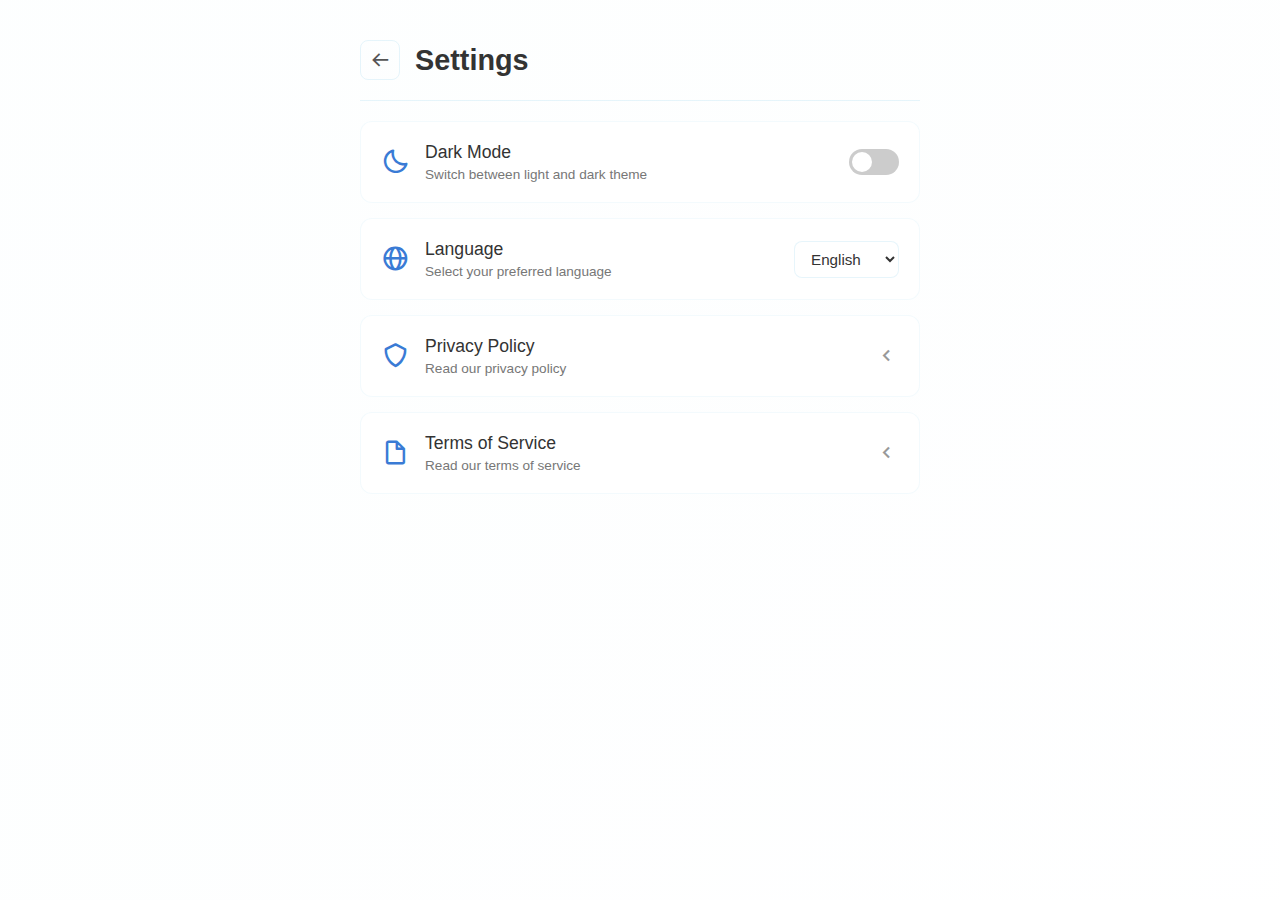
<file: afnan.html>
<!DOCTYPE html>
<html lang="en" dir="ltr">
<head>
    <meta charset="UTF-8">
    <meta name="viewport" content="width=device-width, initial-scale=1.0">
    <title>Settings - Afnan AI</title>
    <link rel="stylesheet" href="afnan.css">
    <link href='https://unpkg.com/boxicons@2.1.4/css/boxicons.min.css' rel='stylesheet'>
</head>
<body>
    <div class="settings-container">
        <div class="settings-header">
            <button class="back-button" onclick="window.location.href='index.html'">
                <i class='bx bx-arrow-back'></i>
            </button>
            <h1 data-i18n="settings">Settings</h1>
        </div>

        <div class="settings-content">
            <!-- Dark Mode Toggle -->
            <div class="setting-item">
                <div class="setting-info">
                    <i class='bx bx-moon setting-icon'></i>
                    <div class="setting-text">
                        <h3 data-i18n="darkMode">Dark Mode</h3>
                        <p data-i18n="darkModeDesc">Switch between light and dark theme</p>
                    </div>
                </div>
                <label class="toggle-switch">
                    <input type="checkbox" id="darkModeToggle">
                    <span class="toggle-slider"></span>
                </label>
            </div>

            <!-- Language Selection -->
            <div class="setting-item">
                <div class="setting-info">
                    <i class='bx bx-globe setting-icon'></i>
                    <div class="setting-text">
                        <h3 data-i18n="language">Language</h3>
                        <p data-i18n="languageDesc">Select your preferred language</p>
                    </div>
                </div>
                <select id="languageSelect" class="language-select">
                    <option value="en">English</option>
                    <option value="ar">العربية</option>
                    <option value="zh">中文</option>
                    <option value="fr">Français</option>
                </select>
            </div>

            <!-- Privacy Policy -->
            <div class="setting-item clickable" onclick="window.location.href='privacy_policy.html'">
                <div class="setting-info">
                    <i class='bx bx-shield setting-icon'></i>
                    <div class="setting-text">
                        <h3 data-i18n="privacyPolicy">Privacy Policy</h3>
                        <p data-i18n="privacyPolicyDesc">Read our privacy policy</p>
                    </div>
                </div>
                <i class='bx bx-chevron-left'></i>
            </div>

            <!-- Terms of Service -->
            <div class="setting-item clickable" onclick="window.location.href='terms_of_service.html'">
                <div class="setting-info">
                    <i class='bx bx-file-blank setting-icon'></i>
                    <div class="setting-text">
                        <h3 data-i18n="termsOfService">Terms of Service</h3>
                        <p data-i18n="termsOfServiceDesc">Read our terms of service</p>
                    </div>
                </div>
                <i class='bx bx-chevron-left'></i>
            </div>
        </div>
    </div>

    <script type="module" src="afnan.js"></script>
</body>
</html>
</file>
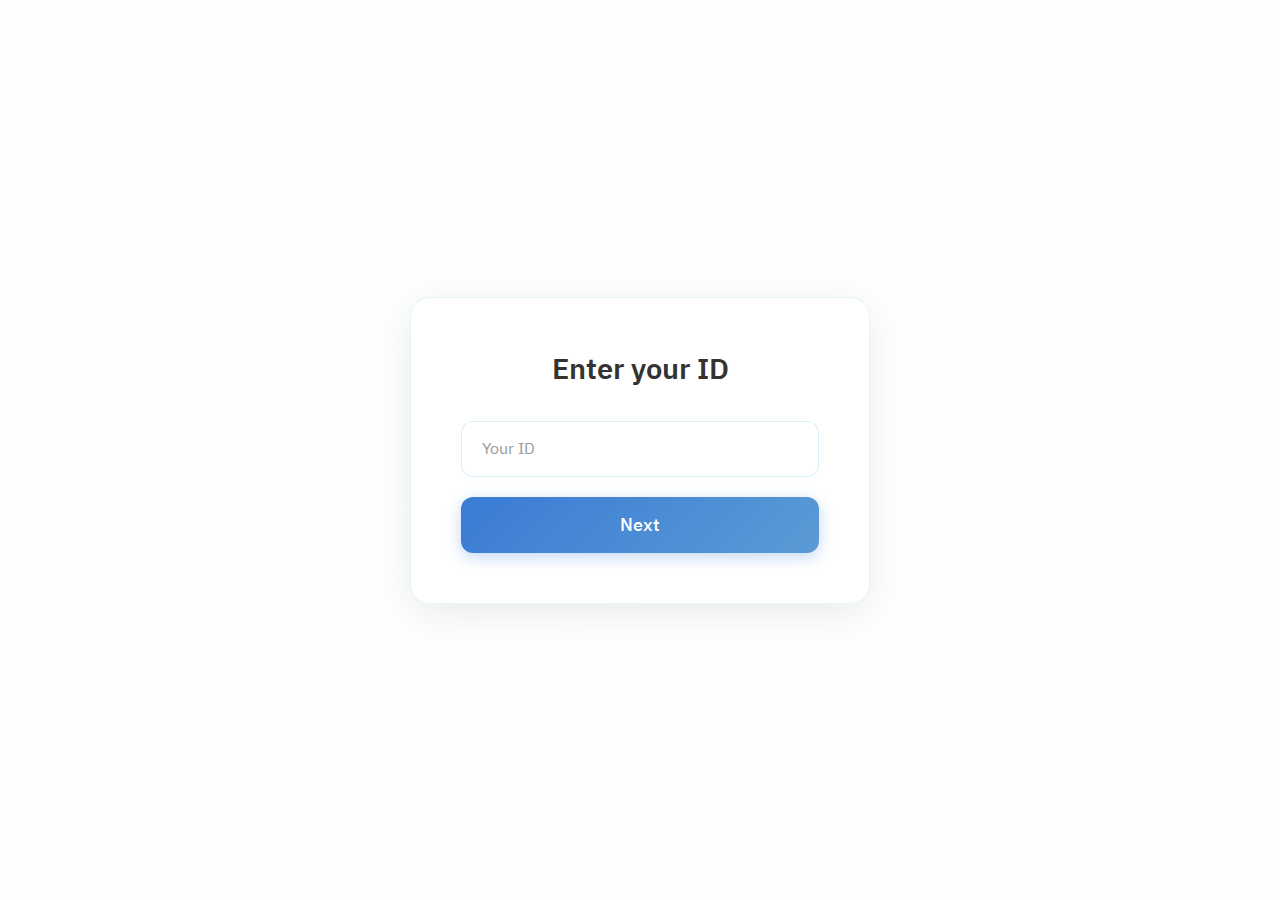
<file: id.html>
<!DOCTYPE html>
<html lang="en" dir="ltr">
<head>
    <meta charset="UTF-8">
    <meta name="viewport" content="width=device-width, initial-scale=1.0">
    <title>ID - Afnan AI</title>
    <link rel="stylesheet" href="onboarding.css">
</head>
<body>
    <script src="translations.js"></script>
    <script src="i18n.js"></script>
    
    <div class="onboarding-container">
        <div class="onboarding-card">
            <h2>Enter your ID</h2>
            <input type="text" id="idInput" class="onboarding-input" placeholder="Your ID" required>
            <button class="onboarding-button" onclick="goToName()">Next</button>
        </div>
    </div>

    <script>
        function goToName() {
            const idValue = document.getElementById('idInput').value.trim();
            if (!idValue) {
                alert('Please enter your ID');
                return;
            }
            // Save ID to localStorage
            localStorage.setItem('userId', idValue);
            // Go to name page
            window.location.href = 'name.html';
        }
    </script>
</body>
</html>
</file>
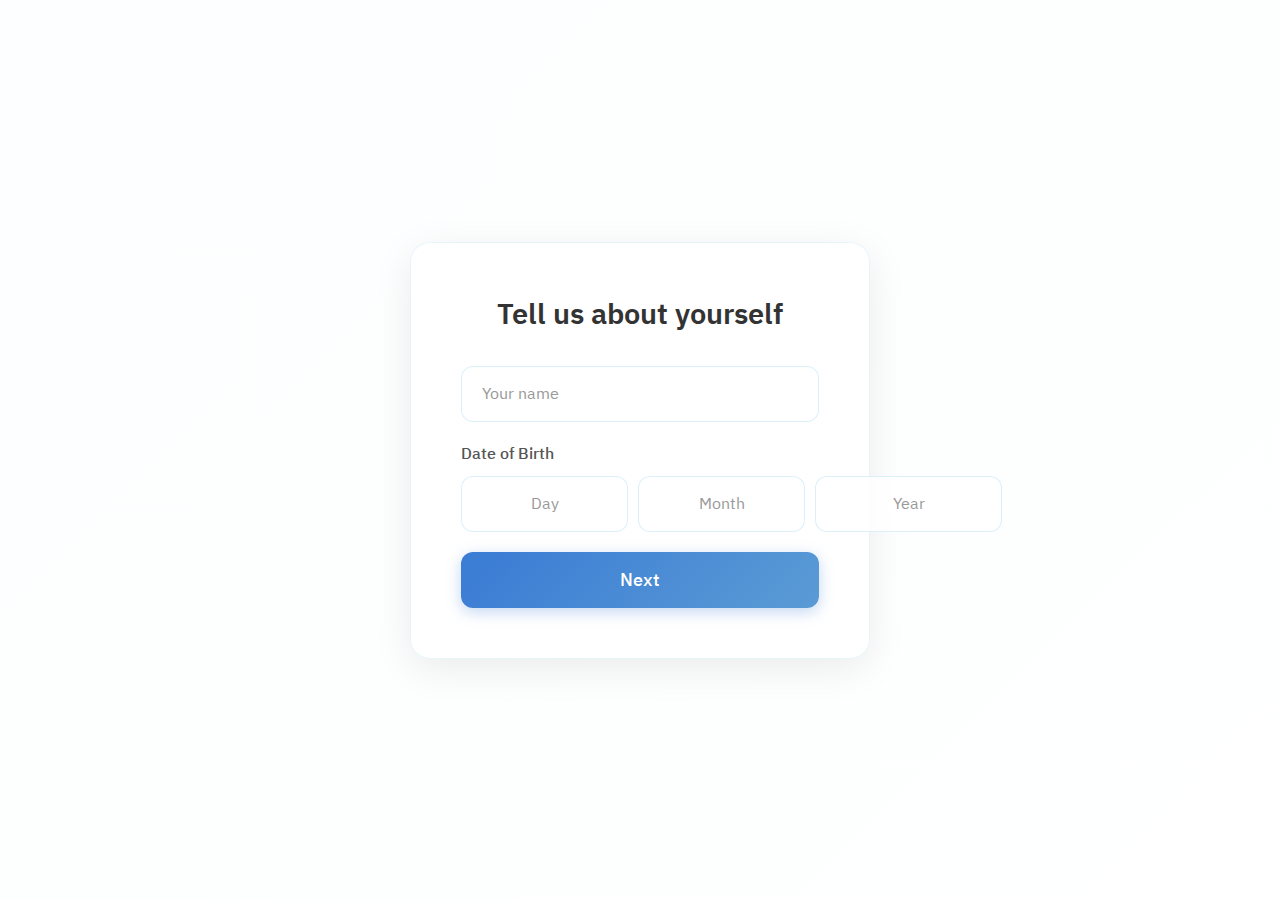
<file: name.html>
<!DOCTYPE html>
<html lang="en" dir="ltr">
<head>
    <meta charset="UTF-8">
    <meta name="viewport" content="width=device-width, initial-scale=1.0">
    <title>Name - Afnan AI</title>
    <link rel="stylesheet" href="onboarding.css">
</head>
<body>
    <script src="translations.js"></script>
    <script src="i18n.js"></script>
    
    <div class="onboarding-container">
        <div class="onboarding-card">
            <h2>Tell us about yourself</h2>
            
            <input type="text" id="nameInput" class="onboarding-input" placeholder="Your name" required>
            
            <div class="date-group">
                <label>Date of Birth</label>
                <div class="date-inputs">
                    <input type="number" id="dayInput" class="date-input" placeholder="Day" min="1" max="31" required>
                    <input type="number" id="monthInput" class="date-input" placeholder="Month" min="1" max="12" required>
                    <input type="number" id="yearInput" class="date-input" placeholder="Year" min="1900" max="2024" required>
                </div>
            </div>
            
            <button class="onboarding-button" onclick="goToWelcome()">Next</button>
        </div>
    </div>

    <script>
        function goToWelcome() {
            const name = document.getElementById('nameInput').value.trim();
            const day = document.getElementById('dayInput').value;
            const month = document.getElementById('monthInput').value;
            const year = document.getElementById('yearInput').value;
            
            if (!name || !day || !month || !year) {
                alert('Please fill in all fields');
                return;
            }
            
            // Save data to localStorage
            localStorage.setItem('userName', name);
            localStorage.setItem('userBirthday', `${year}-${month}-${day}`);
            
            // Go to welcome page
            window.location.href = 'welcome.html';
        }
    </script>
</body>
</html>
</file>
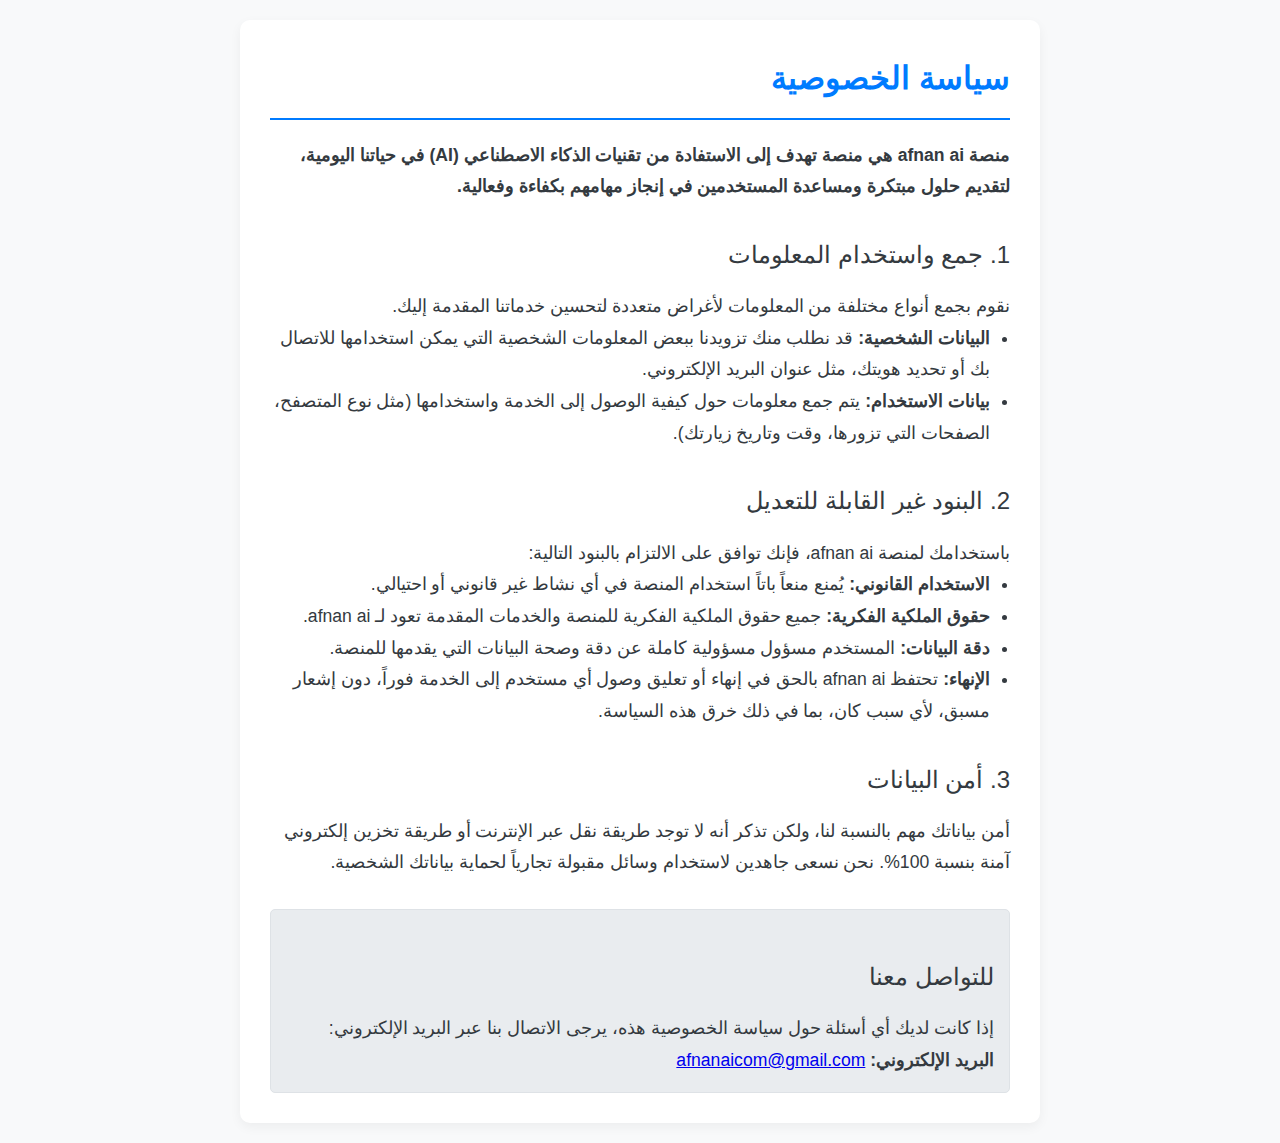
<file: privacy_policy.html>
<!DOCTYPE html>
<html lang="ar" dir="rtl">
<head>
    <meta charset="UTF-8">
    <meta name="viewport" content="width=device-width, initial-scale=1.0">
    <title>سياسة الخصوصية - afnan ai</title>
    <link rel="stylesheet" href="style.css">
    <link href='https://unpkg.com/boxicons@2.1.4/css/boxicons.min.css' rel='stylesheet'>
    <style>
        body {
            background: #f8f9fa;
            color: #343a40;
            padding: 20px;
            line-height: 1.8;
        }
        .container {
            max-width: 800px;
            margin: 0 auto;
            background: #ffffff;
            padding: 30px;
            border-radius: 10px;
            box-shadow: 0 4px 12px rgba(0, 0, 0, 0.05);
        }
        h1 {
            color: #007bff;
            border-bottom: 2px solid #007bff;
            padding-bottom: 10px;
            margin-bottom: 20px;
            font-weight: 600;
        }
        h2 {
            color: #343a40;
            margin-top: 30px;
            margin-bottom: 15px;
            font-weight: 500;
        }
        p, li {
            font-size: 1.1rem;
            font-weight: 400; /* خط واضح */
        }
        ul {
            list-style-type: disc;
            padding-right: 20px;
        }
        .contact-info {
            margin-top: 30px;
            padding: 15px;
            border: 1px solid #dee2e6;
            border-radius: 5px;
            background-color: #e9ecef;
        }
    </style>
</head>
<body>
    <div class="container">
        <h1>سياسة الخصوصية</h1>

        <p><strong>منصة afnan ai هي منصة تهدف إلى الاستفادة من تقنيات الذكاء الاصطناعي (AI) في حياتنا اليومية، لتقديم حلول مبتكرة ومساعدة المستخدمين في إنجاز مهامهم بكفاءة وفعالية.</strong></p>

        <h2>1. جمع واستخدام المعلومات</h2>
        <p>نقوم بجمع أنواع مختلفة من المعلومات لأغراض متعددة لتحسين خدماتنا المقدمة إليك.</p>
        <ul>
            <li><strong>البيانات الشخصية:</strong> قد نطلب منك تزويدنا ببعض المعلومات الشخصية التي يمكن استخدامها للاتصال بك أو تحديد هويتك، مثل عنوان البريد الإلكتروني.</li>
            <li><strong>بيانات الاستخدام:</strong> يتم جمع معلومات حول كيفية الوصول إلى الخدمة واستخدامها (مثل نوع المتصفح، الصفحات التي تزورها، وقت وتاريخ زيارتك).</li>
        </ul>

        <h2>2. البنود غير القابلة للتعديل</h2>
        <p>باستخدامك لمنصة afnan ai، فإنك توافق على الالتزام بالبنود التالية:</p>
        <ul>
            <li><strong>الاستخدام القانوني:</strong> يُمنع منعاً باتاً استخدام المنصة في أي نشاط غير قانوني أو احتيالي.</li>
            <li><strong>حقوق الملكية الفكرية:</strong> جميع حقوق الملكية الفكرية للمنصة والخدمات المقدمة تعود لـ afnan ai.</li>
            <li><strong>دقة البيانات:</strong> المستخدم مسؤول مسؤولية كاملة عن دقة وصحة البيانات التي يقدمها للمنصة.</li>
            <li><strong>الإنهاء:</strong> تحتفظ afnan ai بالحق في إنهاء أو تعليق وصول أي مستخدم إلى الخدمة فوراً، دون إشعار مسبق، لأي سبب كان، بما في ذلك خرق هذه السياسة.</li>
        </ul>

        <h2>3. أمن البيانات</h2>
        <p>أمن بياناتك مهم بالنسبة لنا، ولكن تذكر أنه لا توجد طريقة نقل عبر الإنترنت أو طريقة تخزين إلكتروني آمنة بنسبة 100%. نحن نسعى جاهدين لاستخدام وسائل مقبولة تجارياً لحماية بياناتك الشخصية.</p>

        <div class="contact-info">
            <h2>للتواصل معنا</h2>
            <p>إذا كانت لديك أي أسئلة حول سياسة الخصوصية هذه، يرجى الاتصال بنا عبر البريد الإلكتروني:</p>
            <p><strong>البريد الإلكتروني:</strong> <a href="mailto:afnanaicom@gmail.com">afnanaicom@gmail.com</a></p>
        </div>
    </div>
</body>
</html>
</file>
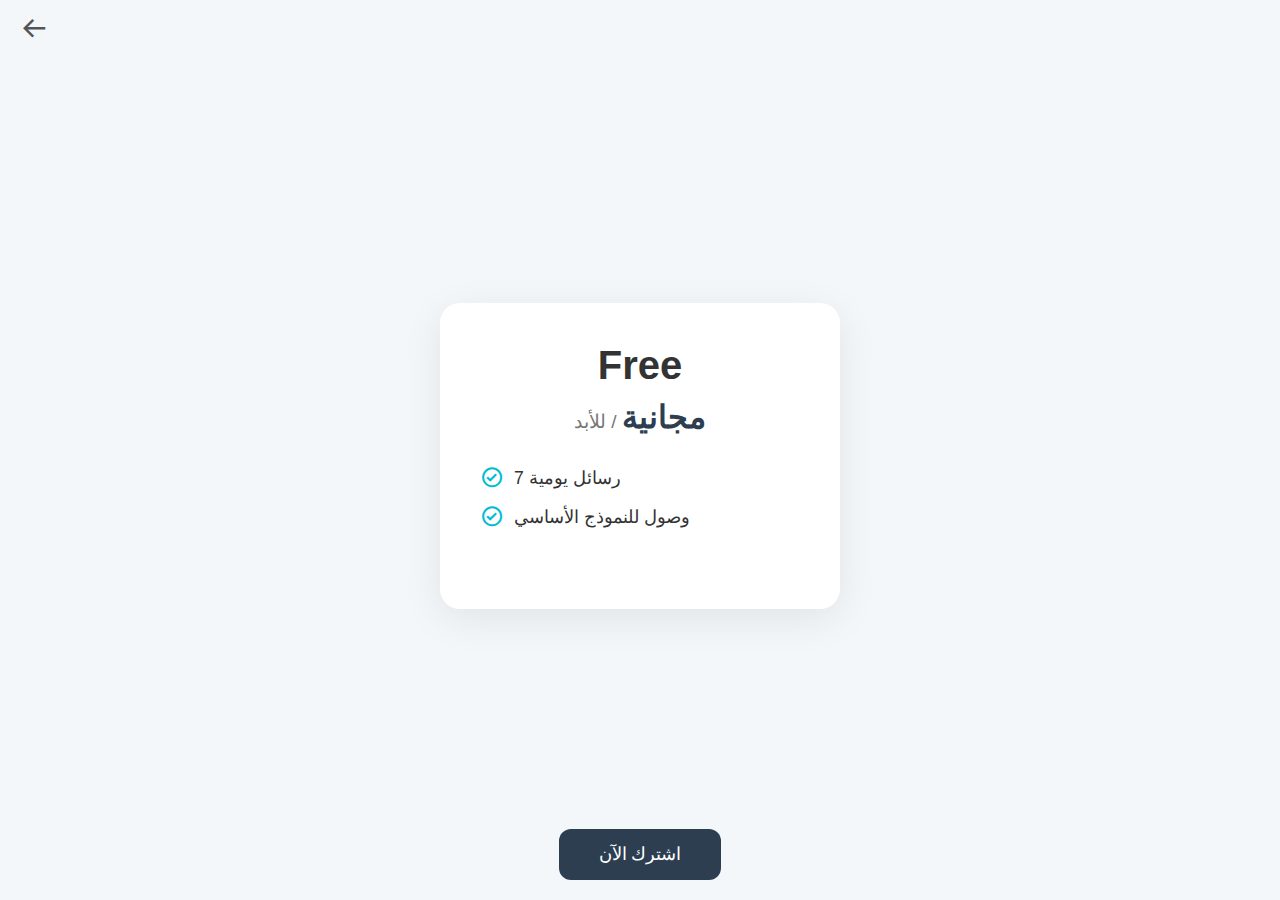
<file: pro.html>
<!DOCTYPE html>
<html lang="ar" dir="rtl">
<head>
    <meta charset="UTF-8">
    <meta name="viewport" content="width=device-width, initial-scale=1.0">
    <title></title>
    <link href='https://unpkg.com/boxicons@2.1.4/css/boxicons.min.css' rel='stylesheet'>
    <link rel="stylesheet" href="pro.css">
</head>
<body>
    <script src="i18n.js"></script>

    <div class="subscription-page" id="subscriptionPage">
        <div class="sub-page-header">
            <button class="sub-page-back-button" onclick="window.location.href='index.html'"><i class='bx bx-arrow-back'></i></button>
        </div>
        <div class="plans-slider-container">
            <div class="plan-section">
                <div class="plan-content-card">
                    <h2 data-i18n="free">Free</h2>
                    <p class="plan-price"><strong data-i18n="free">مجانية</strong> <span data-i18n="freeForever">/ للأبد</span></p>
                    <ul>
                        <li><i class='bx bx-check-circle'></i> <span data-i18n="dailyMessages7">7 رسائل يومية</span></li>
                        <li><i class='bx bx-check-circle'></i> <span data-i18n="basicModel">وصول للنموذج الأساسي</span></li>
                    </ul>
                </div>
            </div>
            <div class="plan-section">
                <div class="plan-content-card pro">
                    <div class="most-popular-banner" data-i18n="mostPopular">الأكثر شيوعاً</div>
                    <h2 data-i18n="pro">Pro</h2>
                    <p class="plan-price"><strong>$5</strong> <span data-i18n="perMonth">/ شهرياً</span></p>
                    <ul>
                        <li><i class='bx bx-check-circle'></i> <span data-i18n="dailyMessages50">50 رسالة يومياً</span></li>
                        <li><i class='bx bx-check-circle'></i> <span data-i18n="accessAfnan1">الوصول لنموذج afnan ai 1</span></li>
                        <li><i class='bx bx-check-circle'></i> <span data-i18n="fasterSupport">دعم أسرع</span></li>
                    </ul>
                </div>
            </div>
            <div class="plan-section">
                <div class="plan-content-card ultra">
                    <h2 data-i18n="ultra">Ultra</h2>
                    <p class="plan-price"><strong>$10</strong> <span data-i18n="perMonth">/ شهرياً</span></p>
                    <ul>
                        <li><i class='bx bx-check-circle'></i> <span data-i18n="unlimitedMessages">رسائل غير محدودة</span></li>
                        <li><i class='bx bx-check-circle'></i> <span data-i18n="accessAllModels">الوصول لكل نماذجنا أثناء الذروة</span></li>
                        <li><i class='bx bx-check-circle'></i> <span data-i18n="accessNewModels">الوصول لأحدث نماذجنا الجديدة</span></li>
                    </ul>
                </div>
            </div>
        </div>
        <div class="sub-page-footer" style="margin-top: -40px;">
            <button class="main-subscribe-button" onclick="showComingSoonPopup()" data-i18n="subscribeNow">اشترك الآن</button>
        </div>
    </div>

    <div class="popup-overlay" id="comingSoonPopup">
        <div class="popup-content">
            <h3 data-i18n="comingSoon">قريبًا!</h3>
            <p data-i18n="comingSoonText">نعمل حاليًا على تجهيز بوابات الدفع ومميزات الاشتراكات. ستتوفر هذه الخدمة في المستقبل القريب. شكرًا لصبرك!</p>
            <div class="popup-buttons">
                <button class="popup-button secondary" onclick="hideComingSoonPopup()" data-i18n="stayHere">البقاء هنا</button>
                <button class="popup-button primary" onclick="window.location.href='index.html'" data-i18n="backToHome">العودة للرئيسية</button>
            </div>
        </div>
    </div>
    <script src="pro.js"></script>
</body>
</html>
</file>
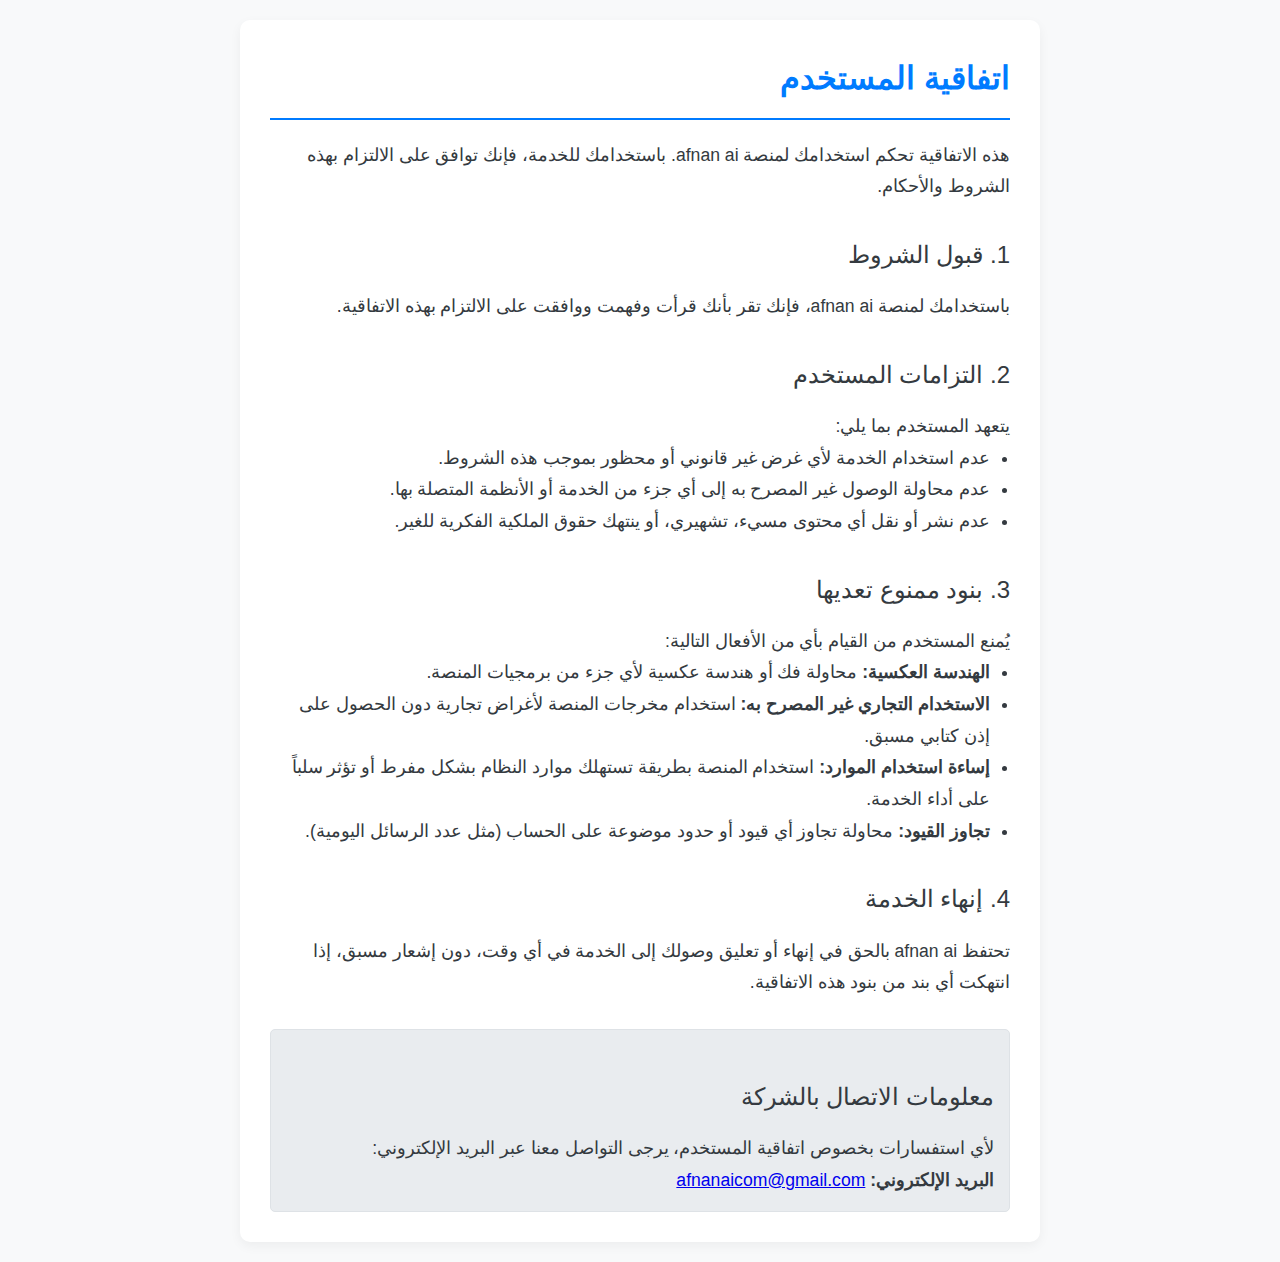
<file: terms_of_service.html>
<!DOCTYPE html>
<html lang="ar" dir="rtl">
<head>
    <meta charset="UTF-8">
    <meta name="viewport" content="width=device-width, initial-scale=1.0">
    <title>اتفاقية المستخدم - afnan ai</title>
    <link rel="stylesheet" href="style.css">
    <link href='https://unpkg.com/boxicons@2.1.4/css/boxicons.min.css' rel='stylesheet'>
    <style>
        body {
            background: #f8f9fa;
            color: #343a40;
            padding: 20px;
            line-height: 1.8;
        }
        .container {
            max-width: 800px;
            margin: 0 auto;
            background: #ffffff;
            padding: 30px;
            border-radius: 10px;
            box-shadow: 0 4px 12px rgba(0, 0, 0, 0.05);
        }
        h1 {
            color: #007bff;
            border-bottom: 2px solid #007bff;
            padding-bottom: 10px;
            margin-bottom: 20px;
            font-weight: 600;
        }
        h2 {
            color: #343a40;
            margin-top: 30px;
            margin-bottom: 15px;
            font-weight: 500;
        }
        p, li {
            font-size: 1.1rem;
            font-weight: 400; /* خط واضح */
        }
        ul {
            list-style-type: disc;
            padding-right: 20px;
        }
        .contact-info {
            margin-top: 30px;
            padding: 15px;
            border: 1px solid #dee2e6;
            border-radius: 5px;
            background-color: #e9ecef;
        }
    </style>
</head>
<body>
    <div class="container">
        <h1>اتفاقية المستخدم</h1>

        <p>هذه الاتفاقية تحكم استخدامك لمنصة afnan ai. باستخدامك للخدمة، فإنك توافق على الالتزام بهذه الشروط والأحكام.</p>

        <h2>1. قبول الشروط</h2>
        <p>باستخدامك لمنصة afnan ai، فإنك تقر بأنك قرأت وفهمت ووافقت على الالتزام بهذه الاتفاقية.</p>

        <h2>2. التزامات المستخدم</h2>
        <p>يتعهد المستخدم بما يلي:</p>
        <ul>
            <li>عدم استخدام الخدمة لأي غرض غير قانوني أو محظور بموجب هذه الشروط.</li>
            <li>عدم محاولة الوصول غير المصرح به إلى أي جزء من الخدمة أو الأنظمة المتصلة بها.</li>
            <li>عدم نشر أو نقل أي محتوى مسيء، تشهيري، أو ينتهك حقوق الملكية الفكرية للغير.</li>
        </ul>

        <h2>3. بنود ممنوع تعديها</h2>
        <p>يُمنع المستخدم من القيام بأي من الأفعال التالية:</p>
        <ul>
            <li><strong>الهندسة العكسية:</strong> محاولة فك أو هندسة عكسية لأي جزء من برمجيات المنصة.</li>
            <li><strong>الاستخدام التجاري غير المصرح به:</strong> استخدام مخرجات المنصة لأغراض تجارية دون الحصول على إذن كتابي مسبق.</li>
            <li><strong>إساءة استخدام الموارد:</strong> استخدام المنصة بطريقة تستهلك موارد النظام بشكل مفرط أو تؤثر سلباً على أداء الخدمة.</li>
            <li><strong>تجاوز القيود:</strong> محاولة تجاوز أي قيود أو حدود موضوعة على الحساب (مثل عدد الرسائل اليومية).</li>
        </ul>

        <h2>4. إنهاء الخدمة</h2>
        <p>تحتفظ afnan ai بالحق في إنهاء أو تعليق وصولك إلى الخدمة في أي وقت، دون إشعار مسبق، إذا انتهكت أي بند من بنود هذه الاتفاقية.</p>

        <div class="contact-info">
            <h2>معلومات الاتصال بالشركة</h2>
            <p>لأي استفسارات بخصوص اتفاقية المستخدم، يرجى التواصل معنا عبر البريد الإلكتروني:</p>
            <p><strong>البريد الإلكتروني:</strong> <a href="mailto:afnanaicom@gmail.com">afnanaicom@gmail.com</a></p>
        </div>
    </div>
</body>
</html>
</file>
<file: afnan.css>
* {
    margin: 0;
    padding: 0;
    box-sizing: border-box;
}

@import url('https://fonts.googleapis.com/css2?family=IBM+Plex+Sans+Arabic:wght@400;500;600&display=swap');

body {
    font-family: 'IBM Plex Sans Arabic', -apple-system, BlinkMacSystemFont, 'Segoe UI', sans-serif;
    background: linear-gradient(135deg, 
        rgba(135, 206, 235, 0.015) 0%, 
        rgba(173, 216, 230, 0.02) 50%, 
        rgba(240, 248, 255, 0.025) 100%);
    min-height: 100vh;
    color: #333;
    transition: background 0.3s ease, color 0.3s ease;
}

/* Dark Mode */
body.dark-mode {
    background: linear-gradient(135deg, #1a1a2e 0%, #16213e 50%, #0f3460 100%);
    color: #e0e0e0;
}

.settings-container {
    max-width: 600px;
    margin: 0 auto;
    padding: 20px;
}

.settings-header {
    display: flex;
    align-items: center;
    gap: 15px;
    padding: 20px 0;
    border-bottom: 1px solid rgba(135, 206, 235, 0.2);
    margin-bottom: 20px;
}

body.dark-mode .settings-header {
    border-bottom-color: rgba(255, 255, 255, 0.1);
}

.back-button {
    background: transparent;
    border: 1px solid rgba(135, 206, 235, 0.2);
    border-radius: 8px;
    width: 40px;
    height: 40px;
    display: flex;
    justify-content: center;
    align-items: center;
    cursor: pointer;
    font-size: 1.3rem;
    color: #555;
    transition: all 0.2s ease;
}

.back-button:hover {
    background: rgba(135, 206, 250, 0.1);
    border-color: rgba(135, 206, 235, 0.3);
}

body.dark-mode .back-button {
    color: #e0e0e0;
    border-color: rgba(255, 255, 255, 0.2);
}

body.dark-mode .back-button:hover {
    background: rgba(255, 255, 255, 0.1);
}

.settings-header h1 {
    font-size: 1.8rem;
    font-weight: 600;
}

.settings-content {
    display: flex;
    flex-direction: column;
    gap: 15px;
}

.setting-item {
    background: rgba(255, 255, 255, 0.8);
    border: 1px solid rgba(135, 206, 235, 0.1);
    border-radius: 12px;
    padding: 20px;
    display: flex;
    justify-content: space-between;
    align-items: center;
    transition: all 0.2s ease;
}

body.dark-mode .setting-item {
    background: rgba(255, 255, 255, 0.05);
    border-color: rgba(255, 255, 255, 0.1);
}

.setting-item.clickable {
    cursor: pointer;
}

.setting-item.clickable:hover {
    background: rgba(135, 206, 250, 0.15);
    transform: translateY(-2px);
}

body.dark-mode .setting-item.clickable:hover {
    background: rgba(255, 255, 255, 0.1);
}

.setting-info {
    display: flex;
    align-items: center;
    gap: 15px;
    flex: 1;
}

.setting-icon {
    font-size: 1.8rem;
    color: #3a7bd5;
}

body.dark-mode .setting-icon {
    color: #5a9bd5;
}

.setting-text h3 {
    font-size: 1.1rem;
    font-weight: 500;
    margin-bottom: 4px;
}

.setting-text p {
    font-size: 0.85rem;
    color: #777;
}

body.dark-mode .setting-text p {
    color: #aaa;
}

/* Toggle Switch */
.toggle-switch {
    position: relative;
    width: 50px;
    height: 26px;
    display: inline-block;
}

.toggle-switch input {
    opacity: 0;
    width: 0;
    height: 0;
}

.toggle-slider {
    position: absolute;
    cursor: pointer;
    top: 0;
    left: 0;
    right: 0;
    bottom: 0;
    background-color: #ccc;
    transition: 0.3s;
    border-radius: 26px;
}

.toggle-slider:before {
    position: absolute;
    content: "";
    height: 20px;
    width: 20px;
    left: 3px;
    bottom: 3px;
    background-color: white;
    transition: 0.3s;
    border-radius: 50%;
}

input:checked + .toggle-slider {
    background-color: #3a7bd5;
}

input:checked + .toggle-slider:before {
    transform: translateX(24px);
}

/* Language Select */
.language-select {
    padding: 8px 12px;
    border: 1px solid rgba(135, 206, 235, 0.2);
    border-radius: 8px;
    background: rgba(255, 255, 255, 0.9);
    color: #333;
    font-size: 0.95rem;
    font-family: 'IBM Plex Sans Arabic', sans-serif;
    cursor: pointer;
    transition: all 0.2s ease;
}

.language-select:hover {
    border-color: rgba(135, 206, 235, 0.4);
}

body.dark-mode .language-select {
    background: rgba(255, 255, 255, 0.1);
    color: #e0e0e0;
    border-color: rgba(255, 255, 255, 0.2);
}

.language-select:focus {
    outline: none;
    border-color: #3a7bd5;
}

/* Chevron Icon */
.setting-item > .bx-chevron-left {
    font-size: 1.5rem;
    color: #999;
}

body.dark-mode .setting-item > .bx-chevron-left {
    color: #666;
}
</file>
<file: onboarding.css>
@import url('https://fonts.googleapis.com/css2?family=IBM+Plex+Sans+Arabic:wght@400;500;600&display=swap');

* {
    margin: 0;
    padding: 0;
    box-sizing: border-box;
}

body {
    font-family: 'IBM Plex Sans Arabic', -apple-system, BlinkMacSystemFont, 'Segoe UI', sans-serif;
    background: linear-gradient(135deg, 
        rgba(135, 206, 235, 0.015) 0%, 
        rgba(173, 216, 230, 0.02) 50%, 
        rgba(240, 248, 255, 0.025) 100%);
    min-height: 100vh;
    display: flex;
    justify-content: center;
    align-items: center;
    color: #333;
    transition: background 0.3s ease, color 0.3s ease;
}

body.dark-mode {
    background: linear-gradient(135deg, #1a1a2e 0%, #16213e 50%, #0f3460 100%);
    color: #e0e0e0;
}

.onboarding-container {
    width: 100%;
    max-width: 500px;
    padding: 20px;
}

.onboarding-card {
    background: rgba(255, 255, 255, 0.9);
    border: 1px solid rgba(135, 206, 235, 0.2);
    border-radius: 20px;
    padding: 40px;
    box-shadow: 0 10px 40px rgba(0, 0, 0, 0.08);
    text-align: center;
}

body.dark-mode .onboarding-card {
    background: rgba(255, 255, 255, 0.05);
    border-color: rgba(255, 255, 255, 0.1);
}

.onboarding-card h2 {
    font-size: 1.8rem;
    font-weight: 600;
    margin-bottom: 30px;
    color: #333;
}

body.dark-mode .onboarding-card h2 {
    color: #e0e0e0;
}

.onboarding-input {
    width: 100%;
    padding: 15px 20px;
    border: 1px solid rgba(135, 206, 235, 0.3);
    border-radius: 12px;
    font-size: 1rem;
    font-family: 'IBM Plex Sans Arabic', sans-serif;
    margin-bottom: 20px;
    transition: all 0.2s ease;
    background: rgba(255, 255, 255, 0.8);
}

body.dark-mode .onboarding-input {
    background: rgba(255, 255, 255, 0.05);
    border-color: rgba(255, 255, 255, 0.1);
    color: #e0e0e0;
}

.onboarding-input::placeholder {
    color: #999;
}

body.dark-mode .onboarding-input::placeholder {
    color: #666;
}

.onboarding-input:focus {
    outline: none;
    border-color: #3a7bd5;
    box-shadow: 0 0 0 3px rgba(58, 123, 213, 0.1);
}

.date-group {
    margin-bottom: 20px;
}

.date-group label {
    display: block;
    text-align: left;
    margin-bottom: 10px;
    font-weight: 500;
    color: #555;
}

body.dark-mode .date-group label {
    color: #ccc;
}

.date-inputs {
    display: flex;
    gap: 10px;
}

.date-input {
    flex: 1;
    padding: 15px;
    border: 1px solid rgba(135, 206, 235, 0.3);
    border-radius: 12px;
    font-size: 1rem;
    font-family: 'IBM Plex Sans Arabic', sans-serif;
    text-align: center;
    background: rgba(255, 255, 255, 0.8);
    transition: all 0.2s ease;
}

body.dark-mode .date-input {
    background: rgba(255, 255, 255, 0.05);
    border-color: rgba(255, 255, 255, 0.1);
    color: #e0e0e0;
}

.date-input::placeholder {
    color: #999;
}

body.dark-mode .date-input::placeholder {
    color: #666;
}

.date-input:focus {
    outline: none;
    border-color: #3a7bd5;
    box-shadow: 0 0 0 3px rgba(58, 123, 213, 0.1);
}

/* Remove number input arrows */
.date-input::-webkit-outer-spin-button,
.date-input::-webkit-inner-spin-button {
    -webkit-appearance: none;
    margin: 0;
}

.date-input[type=number] {
    -moz-appearance: textfield;
}

.onboarding-button {
    width: 100%;
    padding: 15px 30px;
    background: linear-gradient(135deg, #3a7bd5, #5a9bd5);
    color: white;
    border: none;
    border-radius: 12px;
    font-size: 1.1rem;
    font-weight: 500;
    font-family: 'IBM Plex Sans Arabic', sans-serif;
    cursor: pointer;
    transition: all 0.3s ease;
    box-shadow: 0 4px 15px rgba(58, 123, 213, 0.3);
}

.onboarding-button:hover {
    transform: translateY(-2px);
    box-shadow: 0 6px 20px rgba(58, 123, 213, 0.4);
}

.onboarding-button:active {
    transform: translateY(0);
}

/* Welcome Card Specific Styles */
.welcome-card {
    padding: 60px 40px;
}

.welcome-title {
    font-size: 2.5rem;
    font-weight: 600;
    margin-bottom: 40px;
    color: #333;
}

body.dark-mode .welcome-title {
    color: #e0e0e0;
}

.welcome-title span {
    color: #3a7bd5;
    display: block;
    margin-top: 10px;
}


/* ===== Responsive Design ===== */
@media (max-width: 768px) {
    .onboarding-card {
        padding: 30px 20px;
    }
    
    .onboarding-card h2 {
        font-size: 1.5rem;
    }
    
    .welcome-title {
        font-size: 2rem;
    }
    
    .date-inputs {
        flex-direction: column;
    }
    
    .date-input {
        width: 100%;
    }
}

@media (max-width: 480px) {
    .onboarding-container {
        padding: 15px;
    }
    
    .onboarding-card {
        padding: 25px 15px;
    }
    
    .onboarding-card h2 {
        font-size: 1.3rem;
        margin-bottom: 20px;
    }
    
    .welcome-card {
        padding: 40px 20px;
    }
    
    .welcome-title {
        font-size: 1.6rem;
        margin-bottom: 30px;
    }
    
    .onboarding-input,
    .date-input {
        padding: 12px 15px;
        font-size: 0.95rem;
    }
    
    .onboarding-button {
        padding: 12px 25px;
        font-size: 1rem;
    }
}

@media (min-width: 1024px) {
    .onboarding-card {
        padding: 50px;
    }
    
    .welcome-card {
        padding: 80px 50px;
    }
}
</file>
<file: style.css>
* {
    margin: 0;
    padding: 0;
    box-sizing: border-box;
}

@import url('https://fonts.googleapis.com/css2?family=IBM+Plex+Sans+Arabic:wght@400;500;600&display=swap');

html {
    height: 100%; /* Make html element fill the viewport */
}

body {
    font-family: 'IBM Plex Sans Arabic', sans-serif;
    background: linear-gradient(135deg, 
        rgba(135, 206, 235, 0.015) 0%, 
        rgba(173, 216, 230, 0.02) 50%, 
        rgba(240, 248, 255, 0.025) 100%);
    color: #333;
    display: flex;
    flex-direction: column;
    min-height: 100%; /* Use min-height to allow content to grow */
    /* REMOVED: overflow: hidden; to allow pull-to-refresh */
}

/* --- Header --- */
.header {
    height: 60px;
    background: linear-gradient(135deg, rgba(255, 255, 255, 0.9), rgba(248, 250, 252, 0.8));
    backdrop-filter: blur(10px);
    -webkit-backdrop-filter: blur(10px);
    border-bottom: 1px solid rgba(135, 206, 235, 0.1);
    display: flex;
    align-items: center;
    padding: 0 20px;
    justify-content: space-between;
    position: sticky; /* Keep header at the top */
    top: 0;
    z-index: 100;
    flex-shrink: 0;
    width: 100%;
}
.header-right { display: flex; align-items: center; gap: 15px; }
.menu-button, .new-chat-button {
    background: transparent; border: 1px solid rgba(135, 206, 235, 0.2);
    border-radius: 8px; width: 40px; height: 40px; display: flex;
    justify-content: center; align-items: center; cursor: pointer;
    font-size: 1.3rem; color: #555; transition: all 0.2s ease;
}
.menu-button:hover, .new-chat-button:hover {
    background: rgba(135, 206, 250, 0.1); border-color: rgba(135, 206, 235, 0.3);
}
.login-button {
    background-color: #111;
    color: white;
    padding: 8px 16px;
    border-radius: 8px;
    text-decoration: none;
    font-size: 0.9rem;
    font-family: 'IBM Plex Sans Arabic', sans-serif;
    transition: background-color 0.2s ease;
}
.login-button:hover {
    background-color: #333;
}

/* --- Sidebar --- */
.sidebar {
    position: fixed; top: 0; right: 0; width: 50%; height: 100vh;
    background: linear-gradient(180deg, rgba(248, 250, 252, 0.98) 0%, rgba(241, 245, 249, 0.95) 100%);
    backdrop-filter: blur(15px); -webkit-backdrop-filter: blur(15px);
    border-left: 1px solid rgba(135, 206, 235, 0.15);
    transform: translateX(100%);
    transition: transform 0.3s ease;
    z-index: 200;
    display: flex;
    flex-direction: column;
    will-change: transform;
}
.sidebar.visible { transform: translateX(0); }
.sidebar-top-actions {
    padding: 15px; border-bottom: 1px solid rgba(135, 206, 235, 0.1);
}
.subscribe-button {
    width: 100%; background: linear-gradient(45deg, #3a7bd5, #00d2ff); color: white;
    border: none; border-radius: 8px; padding: 10px; font-size: 0.9rem;
    display: flex; align-items: center; justify-content: center; gap: 8px;
    cursor: pointer; transition: all 0.2s ease; font-family: 'IBM Plex Sans Arabic', sans-serif;
}
.subscribe-button:hover { transform: translateY(-2px); box-shadow: 0 4px 15px rgba(0, 150, 255, 0.2); }
.subscribe-button i { font-size: 1.2rem; }

.sidebar-header {
    padding: 15px 20px 10px; display: flex; align-items: center; justify-content: space-between;
}
.sidebar-title { font-size: 1.1rem; font-weight: 500; color: #333; }
.sidebar-search-container { position: relative; padding: 0 20px 15px; }
.sidebar-search-input {
    width: 100%; padding: 8px 35px 8px 12px; border-radius: 8px;
    border: 1px solid rgba(135, 206, 235, 0.2);
    background: rgba(255, 255, 255, 0.7); outline: none;
    font-family: 'IBM Plex Sans Arabic', sans-serif;
}
.sidebar-search-container .bx-search {
    position: absolute; top: 50%; transform: translateY(-50%); right: 30px; color: #888;
}
.sidebar-bottom {
    margin-top: auto; padding: 15px; display: flex; align-items: center;
    justify-content: space-between; border-top: 1px solid rgba(135, 206, 235, 0.1);
}
.user-account { display: flex; align-items: center; gap: 10px; color: #444; }
.user-account i { font-size: 1.5rem; }
.sidebar-bottom-actions {
    display: flex;
    gap: 10px;
    align-items: center;
}
.settings-button, .logout-button {
    background: none; border: none; font-size: 1.5rem; color: #777;
    cursor: pointer; transition: color 0.2s ease;
}
.settings-button:hover { color: #3a7bd5; }
.logout-button:hover { color: #c0392b; }

/* --- Main Content --- */
.main-container { 
    flex-grow: 1; /* Let it take available space */
    display: flex; 
    flex-direction: column; 
    height: calc(100vh - 60px); /* Fill space below header */
    overflow: hidden; /* Prevent internal scrolling */
}
.welcome-content {
    flex-grow: 1; display: flex; flex-direction: column; justify-content: center;
    align-items: center; transition: all 0.3s ease; padding: 20px; overflow-y: auto;
}
.welcome-content.hidden { display: none; }
.welcome-logo { width: 80px; margin-bottom: 20px; }
.welcome-title { font-size: 1.2rem; font-weight: 500; color: #34495e; text-align: center; }
.welcome-content h1, .welcome-content h2, .welcome-content span { display: none; }

/* --- Suggestion Cards (Now above input) --- */
.suggestion-grid {
    display: flex; flex-wrap: nowrap; gap: 12px; width: 100%;
    max-width: 90%; margin: 0 auto; overflow-x: auto;
    padding: 5px 0 10px 0; margin-bottom: 15px; scrollbar-width: thin;
    scrollbar-color: rgba(135, 206, 235, 0.4) transparent; transition: opacity 0.3s ease, transform 0.3s ease;
}
.suggestion-grid.hidden { opacity: 0; transform: translateY(20px); height: 0; padding: 0; margin-bottom: 0; pointer-events: none; }
.suggestion-grid::-webkit-scrollbar { height: 5px; }
.suggestion-grid::-webkit-scrollbar-thumb {
    background-color: rgba(135, 206, 235, 0.4); border-radius: 10px;
}
.suggestion-card {
    background: rgba(255, 255, 255, 0.7); border: 1px solid rgba(135, 206, 235, 0.15);
    border-radius: 10px; padding: 10px; flex: 0 0 140px; display: flex;
    flex-direction: column; align-items: center; justify-content: center; text-align: center;
    cursor: pointer; transition: all 0.2s ease; font-family: 'IBM Plex Sans Arabic', sans-serif;
    font-size: 0.75rem; color: #444;
}
.suggestion-card:hover { transform: translateY(-3px); box-shadow: 0 3px 12px rgba(135, 206, 235, 0.1); }
.suggestion-card i { font-size: 1.6rem; margin-bottom: 5px; color: #34495e; }

/* --- Chat Area --- */
.chat-area { flex-grow: 1; padding: 20px; overflow-y: auto; display: none; }
.chat-area.visible { display: block; }
.message-wrapper { display: flex; flex-direction: column; margin-bottom: 15px; max-width: 90%; }

/* رسائل afnanai في الجانب الأيمن */
.assistant-wrapper { 
    align-items: flex-end; 
    display: flex; 
    gap: 10px; 
    margin-left: auto;
    flex-direction: row-reverse; /* اللوغو على اليمين */
}
.assistant-avatar { 
    width: 35px; 
    height: 35px; 
    border-radius: 50%; 
    flex-shrink: 0; 
    margin-top: 0;
    align-self: flex-start;
}
.message-content-wrapper { 
    display: flex; 
    flex-direction: column; 
    width: 100%; 
    align-items: flex-end;
}
.assistant-name { 
    font-size: 0.8rem; 
    font-weight: 500; 
    color: #333; 
    margin-bottom: 4px; 
}

/* رسائل المستخدم في الجانب الأيسر */
.user-wrapper { 
    align-items: flex-start; 
    margin-right: auto;
}
.user-message-content-wrapper {
    display: flex;
    flex-direction: column;
    width: 100%;
    align-items: flex-start;
}
.user-message-info {
    display: flex;
    align-items: center;
    gap: 8px;
    margin-bottom: 6px;
}
.user-message-avatar {
    width: 28px;
    height: 28px;
    border-radius: 50%;
    object-fit: cover;
}
.user-message-name {
    font-size: 0.85rem;
    font-weight: 500;
    color: #555;
}
.message {
    padding: 15px 20px; border-radius: 16px; width: fit-content; max-width: 100%;
    line-height: 1.5; animation: slideIn 0.3s ease; position: relative;
}
.message.user { 
    background: linear-gradient(135deg, rgba(135, 206, 250, 0.15), rgba(173, 216, 230, 0.18));
    border-bottom-left-radius: 4px;
    align-self: flex-start;
}
.message.assistant { 
    background: rgba(255, 255, 255, 0.8);
    border-bottom-right-radius: 4px;
    border: 1px solid rgba(135, 206, 235, 0.1);
    align-self: flex-end;
}
@keyframes slideIn { from { opacity: 0; transform: translateY(15px); } to { opacity: 1; transform: translateY(0); } }

/* --- Action Bar for Messages --- */
.action-bar { 
    display: flex; 
    gap: 8px; 
    padding: 8px 10px 0;
    margin-top: 5px;
}
/* أزرار المستخدم على اليسار */
.user-wrapper .action-bar { 
    justify-content: flex-start;
    align-self: flex-start;
}
/* أزرار afnanai على اليمين */
.assistant-wrapper .action-bar { 
    justify-content: flex-end;
    align-self: flex-end;
}
.action-bar button {
    background: none; border: none; color: #777; font-size: 1.1rem;
    cursor: pointer; transition: color 0.2s;
}
.action-bar button:hover { color: #333; }

/* --- Input Area --- */
.input-container {
    padding: 0 20px;
    /* ADDED: A safe area padding at the bottom */
    padding-bottom: calc(env(safe-area-inset-bottom, 0px) + 10px);
    max-width: 800px; margin: 0 auto;
    width: 100%; flex-shrink: 0; display: flex; flex-direction: column; align-items: center;
}
.input-wrapper { position: relative; padding: 2px; border-radius: 25px; transition: all 0.3s ease; width: 100%; }
.input-wrapper::before {
    content: ''; position: absolute; top: 0; left: 0; right: 0; bottom: 0;
    border-radius: 25px; background: linear-gradient(45deg, rgba(135, 206, 250, 0.3), rgba(173, 216, 230, 0.4));
    opacity: 0; transition: opacity 0.3s ease; z-index: 0;
}
.input-wrapper.focused::before { opacity: 1; }
.input-bar {
    position: relative; z-index: 1; background: linear-gradient(135deg, rgba(255, 255, 255, 0.9), rgba(248, 250, 252, 0.8));
    backdrop-filter: blur(12px); -webkit-backdrop-filter: blur(12px); border-radius: 23px; padding: 8px;
    display: flex; align-items: flex-start; box-shadow: 0 2px 15px rgba(135, 206, 235, 0.1);
    border: 1px solid #d1d5db;
}
.input-content { flex-grow: 1; display: flex; flex-direction: column; }

.send-button {
    background: #111; color: white; border: none; border-radius: 19px;
    width: 38px; height: 38px; display: flex; justify-content: center;
    align-items: center; cursor: pointer; font-size: 1.5rem;
    margin-left: 8px; transition: all 0.2s ease; flex-shrink: 0;
}
.send-button:hover:not(:disabled) { background: #333; transform: scale(1.05); }
.send-button.stop-generation { background: #c0392b; }

.chat-textarea {
    flex-grow: 1; border: none; outline: none; background: transparent; padding: 8px 15px; font-size: 1rem;
    font-family: 'IBM Plex Sans Arabic', sans-serif; color: #333; resize: none; line-height: 1.4;
    max-height: 150px; overflow-y: auto;
}
.chat-textarea::placeholder { color: #999; }
.disclaimer {
    text-align: center; font-size: 0.75rem; color: #888; margin-top: 12px; opacity: 0.8;
    max-width: 800px; width: 100%;
}

@media (max-width: 768px) {
     .sidebar { width: 80%; }
     .welcome-title { font-size: 1rem; }
}


.image-upload-button {
    background: transparent;
    border: none;
    color: #555;
    font-size: 1.5rem;
    cursor: pointer;
    transition: color 0.2s ease;
    margin-right: 8px;
}

.image-upload-button:hover {
    color: #333;
    transform: scale(1.1) rotate(-15deg);
}

.user-profile-image {
    width: 32px;
    height: 32px;
    border-radius: 50%;
    object-fit: cover;
    margin-right: 10px;
}

.user-info {
    display: flex;
    flex-direction: column;
    align-items: flex-start;
}

.user-email {
    font-size: 0.75rem;
    color: #888;
}

.chat-history-list {
    flex-grow: 1;
    overflow-y: auto;
    padding: 10px 20px;
}

.chat-history-item {
    display: flex;
    align-items: center;
    padding: 10px;
    margin-bottom: 8px;
    border-radius: 8px;
    cursor: pointer;
    transition: background-color 0.2s ease;
    color: #444;
    font-size: 0.9rem;
    white-space: nowrap;
    overflow: hidden;
    text-overflow: ellipsis;
}

.chat-history-item:hover {
    background-color: rgba(135, 206, 235, 0.1);
}

.chat-history-item.active {
    background-color: rgba(135, 206, 235, 0.2);
    font-weight: 500;
    color: #333;
}

.chat-history-item i {
    margin-left: 10px;
    font-size: 1.1rem;
    flex-shrink: 0;
}


/* ===== Dark Mode Styles ===== */
body.dark-mode {
    background: linear-gradient(135deg, #1a1a2e 0%, #16213e 50%, #0f3460 100%);
    color: #e0e0e0;
}

body.dark-mode .header {
    background: rgba(0, 0, 0, 0.3);
    border-bottom-color: rgba(255, 255, 255, 0.1);
}

body.dark-mode .login-button {
    background: rgba(255, 255, 255, 0.1);
    color: #e0e0e0;
    border-color: rgba(255, 255, 255, 0.2);
}

body.dark-mode .login-button:hover {
    background: rgba(255, 255, 255, 0.2);
}

body.dark-mode .menu-button,
body.dark-mode .new-chat-button {
    background: rgba(255, 255, 255, 0.1);
    color: #e0e0e0;
}

body.dark-mode .menu-button:hover,
body.dark-mode .new-chat-button:hover {
    background: rgba(255, 255, 255, 0.2);
}

body.dark-mode .sidebar {
    background: rgba(0, 0, 0, 0.4);
    border-right-color: rgba(255, 255, 255, 0.1);
}

body.dark-mode .subscribe-button {
    background: rgba(58, 123, 213, 0.2);
    border-color: rgba(58, 123, 213, 0.3);
}

body.dark-mode .subscribe-button:hover {
    background: rgba(58, 123, 213, 0.3);
}

body.dark-mode .sidebar-title {
    color: #e0e0e0;
}

body.dark-mode .sidebar-search-container {
    background: rgba(255, 255, 255, 0.05);
    border-color: rgba(255, 255, 255, 0.1);
}

body.dark-mode .sidebar-search-input {
    background: transparent;
    color: #e0e0e0;
}

body.dark-mode .sidebar-search-input::placeholder {
    color: #888;
}

body.dark-mode .chat-history-item {
    background: rgba(255, 255, 255, 0.05);
    color: #e0e0e0;
}

body.dark-mode .chat-history-item:hover {
    background: rgba(255, 255, 255, 0.1);
}

body.dark-mode .sidebar-bottom {
    border-top-color: rgba(255, 255, 255, 0.1);
}

body.dark-mode .user-account {
    color: #e0e0e0;
}

body.dark-mode .settings-button,
body.dark-mode .logout-button {
    color: #aaa;
}

body.dark-mode .settings-button:hover {
    color: #5a9bd5;
}

body.dark-mode .logout-button:hover {
    color: #e74c3c;
}

body.dark-mode .welcome-title {
    color: #e0e0e0;
}

body.dark-mode .suggestion-card {
    background: rgba(255, 255, 255, 0.05);
    border-color: rgba(255, 255, 255, 0.1);
    color: #e0e0e0;
}

body.dark-mode .suggestion-card:hover {
    background: rgba(255, 255, 255, 0.1);
    border-color: rgba(255, 255, 255, 0.2);
}

body.dark-mode .input-bar {
    background: rgba(255, 255, 255, 0.05);
    border-color: rgba(255, 255, 255, 0.1);
}

body.dark-mode .chat-textarea {
    background: transparent;
    color: #e0e0e0;
}

body.dark-mode .chat-textarea::placeholder {
    color: #888;
}

body.dark-mode .send-button {
    background: rgba(58, 123, 213, 0.3);
}

body.dark-mode .send-button:hover {
    background: rgba(58, 123, 213, 0.5);
}

body.dark-mode .image-upload-button {
    color: #aaa;
}

body.dark-mode .image-upload-button:hover {
    color: #5a9bd5;
}

body.dark-mode .disclaimer {
    color: #888;
}

body.dark-mode .message {
    background: rgba(255, 255, 255, 0.05);
    color: #e0e0e0;
}

body.dark-mode .message.user {
    background: rgba(58, 123, 213, 0.2);
}

body.dark-mode .message-actions button {
    color: #aaa;
}

body.dark-mode .message-actions button:hover {
    color: #5a9bd5;
}

/* ===== Tools Modal ===== */
.tools-modal {
    position: absolute; /* Changed from fixed to absolute */
    bottom: 60px; /* Position above the input bar */
    right: 20px; /* Position on the right side */
    width: 300px; /* Set a fixed width */
    max-width: calc(100% - 40px); /* Ensure it doesn't exceed screen width */
    background: none; /* Remove background overlay */
    backdrop-filter: none; /* Remove backdrop filter */
    display: none;
    z-index: 1000;
    animation: none; /* Remove animation for now */
    transform-origin: bottom right; /* Set transform origin for better animation */
}

.tools-modal.active {
    display: block;
    animation: scaleIn 0.2s ease-out forwards; /* New animation for small modal */
}

@keyframes fadeIn {
    from { opacity: 0; }
    to { opacity: 1; }
}

.tools-modal-content {
    background: rgba(255, 255, 255, 0.98); /* Slightly more opaque */
    border-radius: 15px; /* Uniform border radius */
    padding: 15px;
    box-shadow: 0 4px 20px rgba(0, 0, 0, 0.15); /* Add shadow */
    width: 100%; /* Fill the parent width */
    margin: 0; /* Remove auto margin */
    animation: none; /* Remove animation */
    border: 1px solid rgba(135, 206, 235, 0.3);
}

body.dark-mode .tools-modal-content {
    background: rgba(26, 26, 46, 0.98);
    border: 1px solid rgba(255, 255, 255, 0.15);
}

@keyframes slideUp {
    from { transform: translateY(100%); }
    to { transform: translateY(0); }
}

@keyframes scaleIn {
    from { opacity: 0; transform: scale(0.8); }
    to { opacity: 1; transform: scale(1); }
}

.tools-grid {
    display: grid;
    grid-template-columns: repeat(2, 1fr);
    gap: 10px; /* Reduced gap */
}

.tool-item {
    display: flex;
    flex-direction: column;
    align-items: center;
    justify-content: center;
    gap: 10px;
    padding: 20px;
    background: rgba(135, 206, 235, 0.1);
    border: 1px solid rgba(135, 206, 235, 0.2);
    border-radius: 15px;
    cursor: pointer;
    transition: all 0.2s ease;
    font-family: 'IBM Plex Sans Arabic', sans-serif;
}

body.dark-mode .tool-item {
    background: rgba(255, 255, 255, 0.05);
    border-color: rgba(255, 255, 255, 0.1);
}

.tool-item:hover {
    background: rgba(135, 206, 235, 0.2);
    border-color: rgba(135, 206, 235, 0.4);
    transform: translateY(-2px);
}

body.dark-mode .tool-item:hover {
    background: rgba(255, 255, 255, 0.1);
    border-color: rgba(255, 255, 255, 0.2);
}

.tool-item i {
    font-size: 2rem;
    color: #3a7bd5;
}

body.dark-mode .tool-item i {
    color: #5a9bd5;
}

.tool-item span {
    font-size: 0.9rem;
    color: #555;
    text-align: center;
}

body.dark-mode .tool-item span {
    color: #ccc;
}

.tools-button {
    background: none;
    border: none;
    font-size: 1.5rem;
    color: #555;
    cursor: pointer;
    padding: 5px 10px;
    transition: all 0.2s ease;
}

.tools-button:hover {
    color: #3a7bd5;
}

body.dark-mode .tools-button {
    color: #aaa;
}

body.dark-mode .tools-button:hover {
    color: #5a9bd5;
}

/* Responsive Design for Tools Modal */
@media (max-width: 768px) {
    .tools-modal {
        bottom: 60px;
        right: 10px;
        width: 250px;
    }
    .tools-modal-content {
        padding: 10px;
    }
    
    .tools-grid {
        grid-template-columns: 1fr; /* Single column on small screens */
        gap: 8px;
    }
    
    .tool-item {
        padding: 10px;
        flex-direction: row; /* Align items horizontally */
        justify-content: flex-start;
    }
    
    .tool-item i {
        font-size: 1.5rem;
    }
    
    .tool-item span {
        font-size: 0.9rem;
    }
}

@media (max-width: 480px) {
    .tools-modal {
        bottom: 60px;
        right: 10px;
        width: 200px;
    }
    .tools-modal-content {
        padding: 8px;
    }
    
    .tools-grid {
        grid-template-columns: 1fr;
        gap: 6px;
    }
    
    .tool-item {
        padding: 8px;
    }
    
    .tool-item i {
        font-size: 1.4rem;
    }
    
    .tool-item span {
        font-size: 0.85rem;
    }
}

@media (min-width: 1024px) {
    .tools-grid {
        grid-template-columns: repeat(3, 1fr);
    }
}
</file>
<file: pro.css>
:root {
    --heavenly-blue-light: #e0f7fa;
    --heavenly-blue-dark: #b2ebf2;
    --primary-accent: #00bcd4;
    --dark-text: #2c3e50;
}

* {
    margin: 0;
    padding: 0;
    box-sizing: border-box;
    -webkit-tap-highlight-color: transparent;
}

@import url('https://fonts.googleapis.com/css2?family=IBM+Plex+Sans+Arabic:wght@400;500;600&display=swap');

body {
    font-family: 'IBM Plex Sans Arabic', sans-serif;
    background: #f4f7f9;
    color: #333;
    display: flex;
    flex-direction: column;
    height: 100vh;
    overflow: hidden;
}

/* --- Subscription Page --- */
.subscription-page {
    display: flex;
    flex-direction: column;
    width: 100%;
    height: 100%;
    opacity: 1;
    transition: opacity 0.3s ease;
}

.sub-page-header {
    padding: 15px 20px;
    display: flex;
    align-items: center;
}

.sub-page-back-button {
    background: none;
    border: none;
    font-size: 1.8rem;
    cursor: pointer;
    color: #555;
}

.plans-slider-container {
    flex-grow: 1;
    display: flex;
    overflow-x: auto;
    scroll-snap-type: x mandatory;
    scrollbar-width: none; /* Hide scrollbar */
    align-items: center; /* Center plans vertically */
}

.plans-slider-container::-webkit-scrollbar {
    display: none;
}

.plan-section {
    width: 100%;
    flex-shrink: 0;
    scroll-snap-align: center;
    display: flex;
    flex-direction: column;
    justify-content: center;
    align-items: center;
    padding: 20px;
}

.plan-content-card {
    background: #fff;
    border-radius: 20px;
    padding: 40px;
    text-align: center;
    box-shadow: 0 10px 40px rgba(0, 0, 0, 0.08);
    width: 90%;
    max-width: 400px;
    position: relative; /* Needed for the banner */
    overflow: hidden; /* To keep banner corners rounded */
}

.plan-content-card h2 {
    font-size: 2.5rem;
    font-weight: 600;
    margin-bottom: 10px;
}

.plan-content-card .plan-price {
    font-size: 1.2rem;
    color: #777;
    margin-bottom: 30px;
}

.plan-content-card .plan-price strong {
    font-size: 2rem;
    color: var(--dark-text);
}

.plan-content-card ul {
    list-style: none;
    text-align: right;
    margin-bottom: 40px;
}

.plan-content-card ul li {
    display: flex;
    gap: 10px;
    margin-bottom: 15px;
    font-size: 1.1rem;
    align-items: center;
}

.plan-content-card ul li i {
    font-size: 1.5rem;
    color: var(--primary-accent);
}

.plan-content-card.pro h2 {
    color: #3a7bd5;
}

/* --- Golden Banner for Pro Plan --- */
.pro .most-popular-banner {
    position: absolute;
    top: 0;
    left: 50%;
    transform: translateX(-50%);
    background: linear-gradient(45deg, #ffd700, #f0c000);
    color: #4a3300;
    padding: 5px 25px;
    font-size: 0.9rem;
    font-weight: 600;
    width: 100%;
    box-shadow: 0 2px 5px rgba(0,0,0,0.1);
}

.plan-content-card.pro {
    padding-top: 70px; /* Make space for the banner */
}


.plan-content-card.ultra h2 {
    color: #8e44ad;
}

.sub-page-footer {
    padding: 20px;
    text-align: center;
}

.main-subscribe-button {
    background: var(--dark-text);
    color: white;
    border: none;
    border-radius: 12px;
    padding: 15px 40px;
    font-size: 1.1rem;
    font-family: 'IBM Plex Sans Arabic', sans-serif;
    cursor: pointer;
    transition: all 0.2s ease;
}

.main-subscribe-button:hover {
    transform: translateY(-3px);
    box-shadow: 0 5px 15px rgba(44, 62, 80, 0.3);
}

/* --- Coming Soon Popup --- */
.popup-overlay {
    position: fixed;
    top: 0;
    left: 0;
    width: 100%;
    height: 100%;
    background: rgba(0, 0, 0, 0.4);
    backdrop-filter: blur(5px);
    display: none;
    justify-content: center;
    align-items: center;
    z-index: 1200;
}

.popup-overlay.visible {
    display: flex;
}

.popup-content {
    background: linear-gradient(135deg, var(--heavenly-blue-light), var(--heavenly-blue-dark));
    padding: 30px;
    border-radius: 15px;
    text-align: center;
    width: 90%;
    max-width: 400px;
    box-shadow: 0 5px 20px rgba(0, 0, 0, 0.1);
    animation: slideIn 0.3s;
}

@keyframes slideIn { from { opacity: 0; transform: translateY(15px); } to { opacity: 1; transform: translateY(0); } }

.popup-content h3 {
    font-size: 1.4rem;
    color: var(--dark-text);
    margin-bottom: 15px;
}

.popup-content p {
    color: #555;
    margin-bottom: 25px;
    line-height: 1.6;
}

.popup-buttons {
    display: flex;
    gap: 15px;
    justify-content: center;
}

.popup-button {
    border: none;
    border-radius: 8px;
    padding: 10px 20px;
    font-size: 1rem;
    cursor: pointer;
    transition: all 0.2s ease;
    font-family: 'IBM Plex Sans Arabic', sans-serif;
}

.popup-button.primary {
    background: var(--dark-text);
    color: white;
}

.popup-button.primary:hover {
    background: #555;
}

.popup-button.secondary {
    background: rgba(255, 255, 255, 0.5);
    color: var(--dark-text);
}

.popup-button.secondary:hover {
    background: rgba(255, 255, 255, 0.9);
}

/* ===== Dark Mode Styles ===== */
body.dark-mode {
    background: linear-gradient(135deg, #1a1a2e 0%, #16213e 50%, #0f3460 100%);
    color: #e0e0e0;
}

body.dark-mode .sub-page-back-button {
    color: #e0e0e0;
}

body.dark-mode .plan-content-card {
    background: rgba(255, 255, 255, 0.05);
    border: 1px solid rgba(255, 255, 255, 0.1);
}

body.dark-mode .plan-content-card h2 {
    color: #e0e0e0;
}

body.dark-mode .plan-content-card .plan-price {
    color: #aaa;
}

body.dark-mode .plan-content-card .plan-price strong {
    color: #e0e0e0;
}

body.dark-mode .plan-content-card ul li {
    color: #ccc;
}

body.dark-mode .popup-content {
    background: rgba(26, 26, 46, 0.95);
    border: 1px solid rgba(255, 255, 255, 0.1);
}

body.dark-mode .popup-content h3 {
    color: #e0e0e0;
}

body.dark-mode .popup-content p {
    color: #aaa;
}

body.dark-mode .popup-button.secondary {
    background: rgba(255, 255, 255, 0.1);
    color: #e0e0e0;
}

body.dark-mode .popup-button.secondary:hover {
    background: rgba(255, 255, 255, 0.2);
}
</file>
